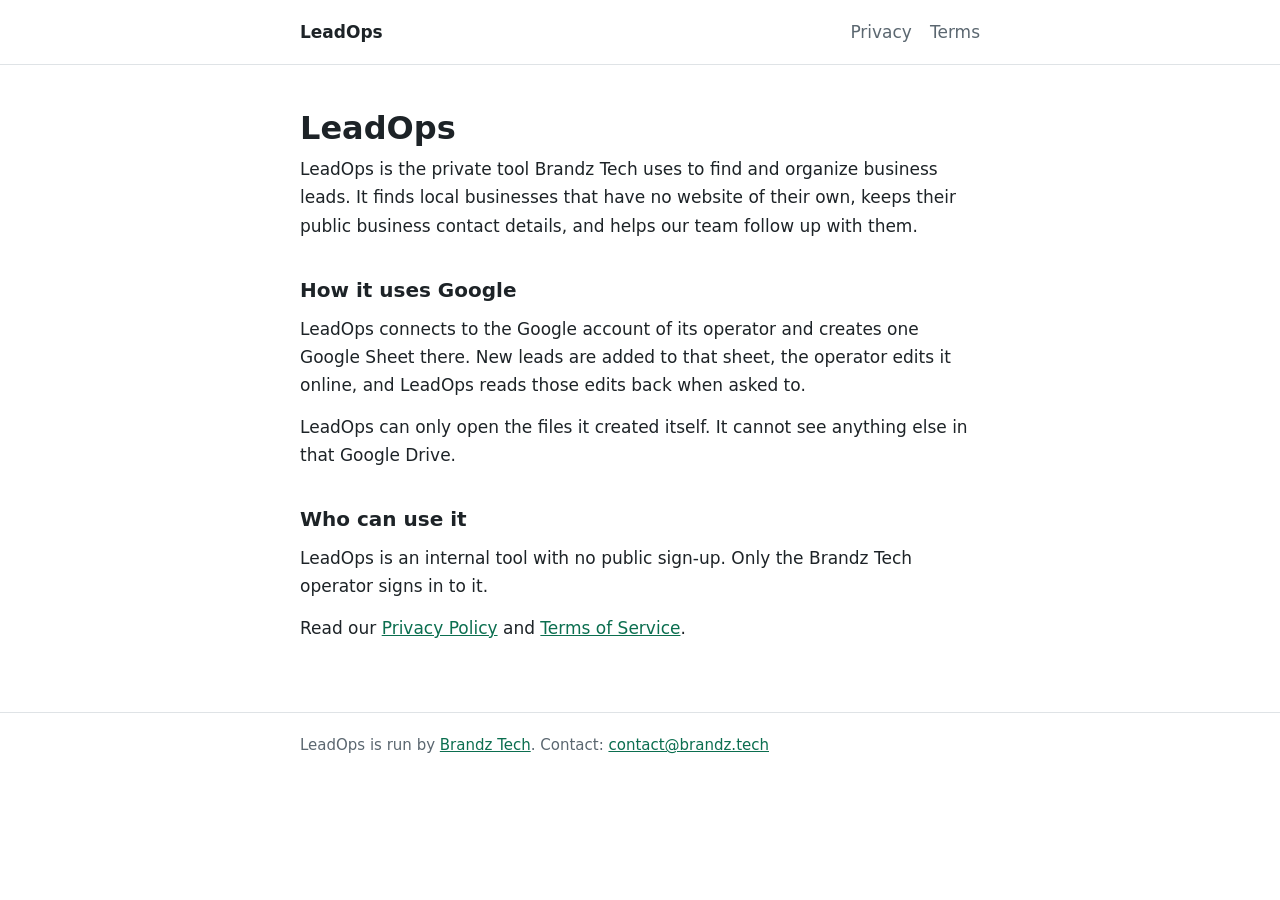
<file: index.html>
<!doctype html>
<html lang="en">
<head>
<meta charset="utf-8">
<meta name="viewport" content="width=device-width, initial-scale=1">
<title>LeadOps</title>
<link rel="stylesheet" href="styles.css">
</head>
<body>
<header><div class="wrap">
<a class="brand" href="index.html">LeadOps</a>
<nav><a href="privacy.html">Privacy</a><a href="terms.html">Terms</a></nav>
</div></header>
<main><div class="wrap">
<h1>LeadOps</h1>
<p>LeadOps is the private tool Brandz Tech uses to find and organize business leads. It finds local businesses that have no website of their own, keeps their public business contact details, and helps our team follow up with them.</p>
<h2>How it uses Google</h2>
<p>LeadOps connects to the Google account of its operator and creates one Google Sheet there. New leads are added to that sheet, the operator edits it online, and LeadOps reads those edits back when asked to.</p>
<p>LeadOps can only open the files it created itself. It cannot see anything else in that Google Drive.</p>
<h2>Who can use it</h2>
<p>LeadOps is an internal tool with no public sign-up. Only the Brandz Tech operator signs in to it.</p>
<p>Read our <a href="privacy.html">Privacy Policy</a> and <a href="terms.html">Terms of Service</a>.</p>
</div></main>
<footer><div class="wrap">LeadOps is run by <a href="https://www.brandz.tech/">Brandz Tech</a>. Contact: <a href="mailto:contact@brandz.tech">contact@brandz.tech</a></div></footer>
</body>
</html>
</file>
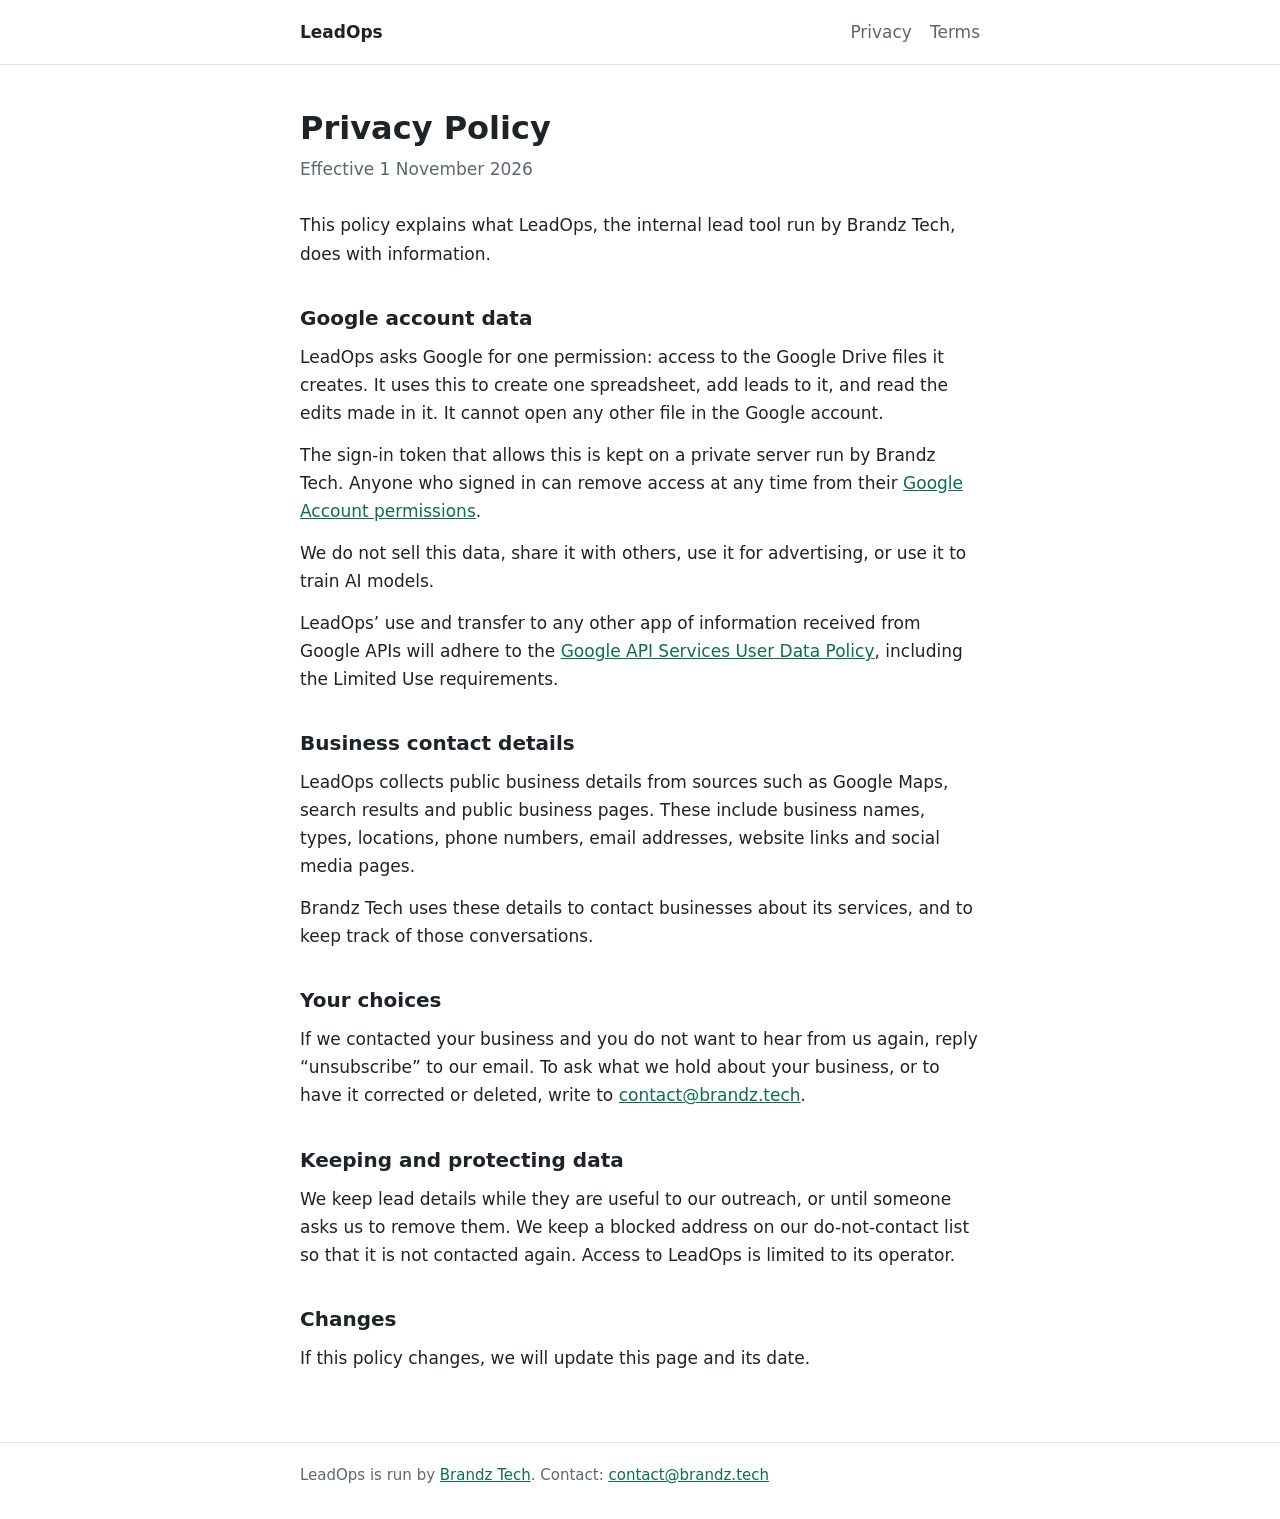
<file: privacy.html>
<!doctype html>
<html lang="en">
<head>
<meta charset="utf-8">
<meta name="viewport" content="width=device-width, initial-scale=1">
<title>Privacy Policy</title>
<link rel="stylesheet" href="styles.css">
</head>
<body>
<header><div class="wrap">
<a class="brand" href="index.html">LeadOps</a>
<nav><a href="privacy.html">Privacy</a><a href="terms.html">Terms</a></nav>
</div></header>
<main><div class="wrap">
<h1>Privacy Policy</h1>
<p class="date">Effective 1 November 2026</p>
<p>This policy explains what LeadOps, the internal lead tool run by Brandz Tech, does with information.</p>
<h2>Google account data</h2>
<p>LeadOps asks Google for one permission: access to the Google Drive files it creates. It uses this to create one spreadsheet, add leads to it, and read the edits made in it. It cannot open any other file in the Google account.</p>
<p>The sign-in token that allows this is kept on a private server run by Brandz Tech. Anyone who signed in can remove access at any time from their <a href="https://myaccount.google.com/permissions">Google Account permissions</a>.</p>
<p>We do not sell this data, share it with others, use it for advertising, or use it to train AI models.</p>
<p>LeadOps&#8217; use and transfer to any other app of information received from Google APIs will adhere to the <a href="https://developers.google.com/terms/api-services-user-data-policy">Google API Services User Data Policy</a>, including the Limited Use requirements.</p>
<h2>Business contact details</h2>
<p>LeadOps collects public business details from sources such as Google Maps, search results and public business pages. These include business names, types, locations, phone numbers, email addresses, website links and social media pages.</p>
<p>Brandz Tech uses these details to contact businesses about its services, and to keep track of those conversations.</p>
<h2>Your choices</h2>
<p>If we contacted your business and you do not want to hear from us again, reply &#8220;unsubscribe&#8221; to our email. To ask what we hold about your business, or to have it corrected or deleted, write to <a href="mailto:contact@brandz.tech">contact@brandz.tech</a>.</p>
<h2>Keeping and protecting data</h2>
<p>We keep lead details while they are useful to our outreach, or until someone asks us to remove them. We keep a blocked address on our do-not-contact list so that it is not contacted again. Access to LeadOps is limited to its operator.</p>
<h2>Changes</h2>
<p>If this policy changes, we will update this page and its date.</p>
</div></main>
<footer><div class="wrap">LeadOps is run by <a href="https://www.brandz.tech/">Brandz Tech</a>. Contact: <a href="mailto:contact@brandz.tech">contact@brandz.tech</a></div></footer>
</body>
</html>
</file>
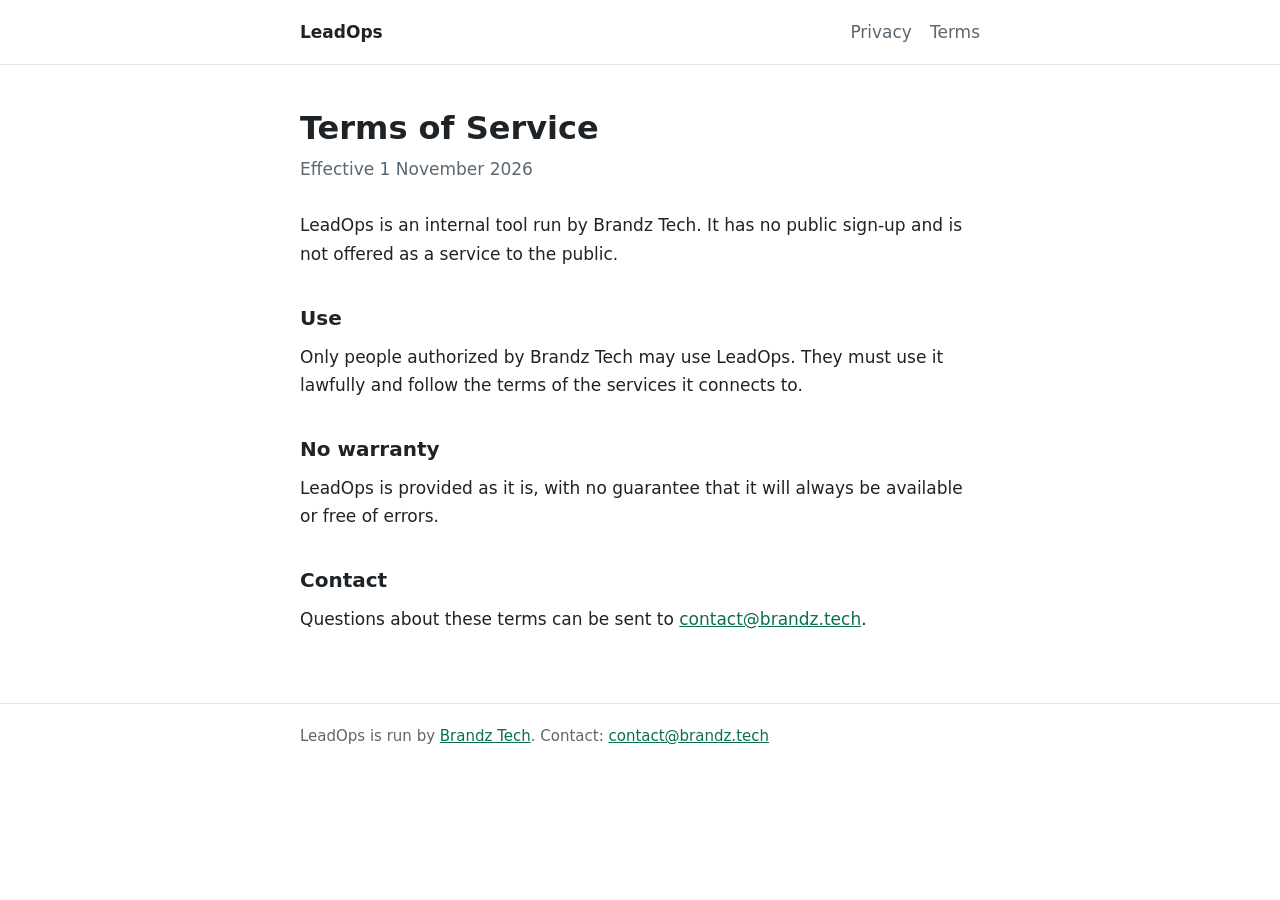
<file: terms.html>
<!doctype html>
<html lang="en">
<head>
<meta charset="utf-8">
<meta name="viewport" content="width=device-width, initial-scale=1">
<title>Terms of Service</title>
<link rel="stylesheet" href="styles.css">
</head>
<body>
<header><div class="wrap">
<a class="brand" href="index.html">LeadOps</a>
<nav><a href="privacy.html">Privacy</a><a href="terms.html">Terms</a></nav>
</div></header>
<main><div class="wrap">
<h1>Terms of Service</h1>
<p class="date">Effective 1 November 2026</p>
<p>LeadOps is an internal tool run by Brandz Tech. It has no public sign-up and is not offered as a service to the public.</p>
<h2>Use</h2>
<p>Only people authorized by Brandz Tech may use LeadOps. They must use it lawfully and follow the terms of the services it connects to.</p>
<h2>No warranty</h2>
<p>LeadOps is provided as it is, with no guarantee that it will always be available or free of errors.</p>
<h2>Contact</h2>
<p>Questions about these terms can be sent to <a href="mailto:contact@brandz.tech">contact@brandz.tech</a>.</p>
</div></main>
<footer><div class="wrap">LeadOps is run by <a href="https://www.brandz.tech/">Brandz Tech</a>. Contact: <a href="mailto:contact@brandz.tech">contact@brandz.tech</a></div></footer>
</body>
</html>
</file>
<file: styles.css>
:root {
  --bg: #ffffff; --text: #1d2327; --muted: #5b6770; --line: #dfe3e6; --accent: #0b6e4f;
}
@media (prefers-color-scheme: dark) {
  :root { --bg: #111518; --text: #e8ecef; --muted: #a3aeb6; --line: #2a3137; --accent: #5cc9a4; }
}
* { box-sizing: border-box; }
body { margin: 0; background: var(--bg); color: var(--text); font: 17px/1.65 system-ui, -apple-system, "Segoe UI", Roboto, sans-serif; }
.wrap { max-width: 720px; margin: 0 auto; padding: 0 20px; }
header { border-bottom: 1px solid var(--line); padding: 18px 0; }
header .wrap { display: flex; flex-wrap: wrap; gap: 8px 22px; align-items: baseline; }
.brand { font-weight: 700; color: var(--text); text-decoration: none; margin-right: auto; }
nav a { color: var(--muted); text-decoration: none; margin-left: 18px; }
nav a:first-child { margin-left: 0; }
nav a:hover, a { color: var(--accent); }
main { padding: 44px 0 56px; }
h1 { font-size: 32px; line-height: 1.2; margin: 0 0 8px; }
h2 { font-size: 20px; margin: 34px 0 8px; }
p, ul { margin: 0 0 14px; }
.date { color: var(--muted); margin-bottom: 28px; }
footer { border-top: 1px solid var(--line); color: var(--muted); font-size: 15px; padding: 20px 0 32px; }
</file>
